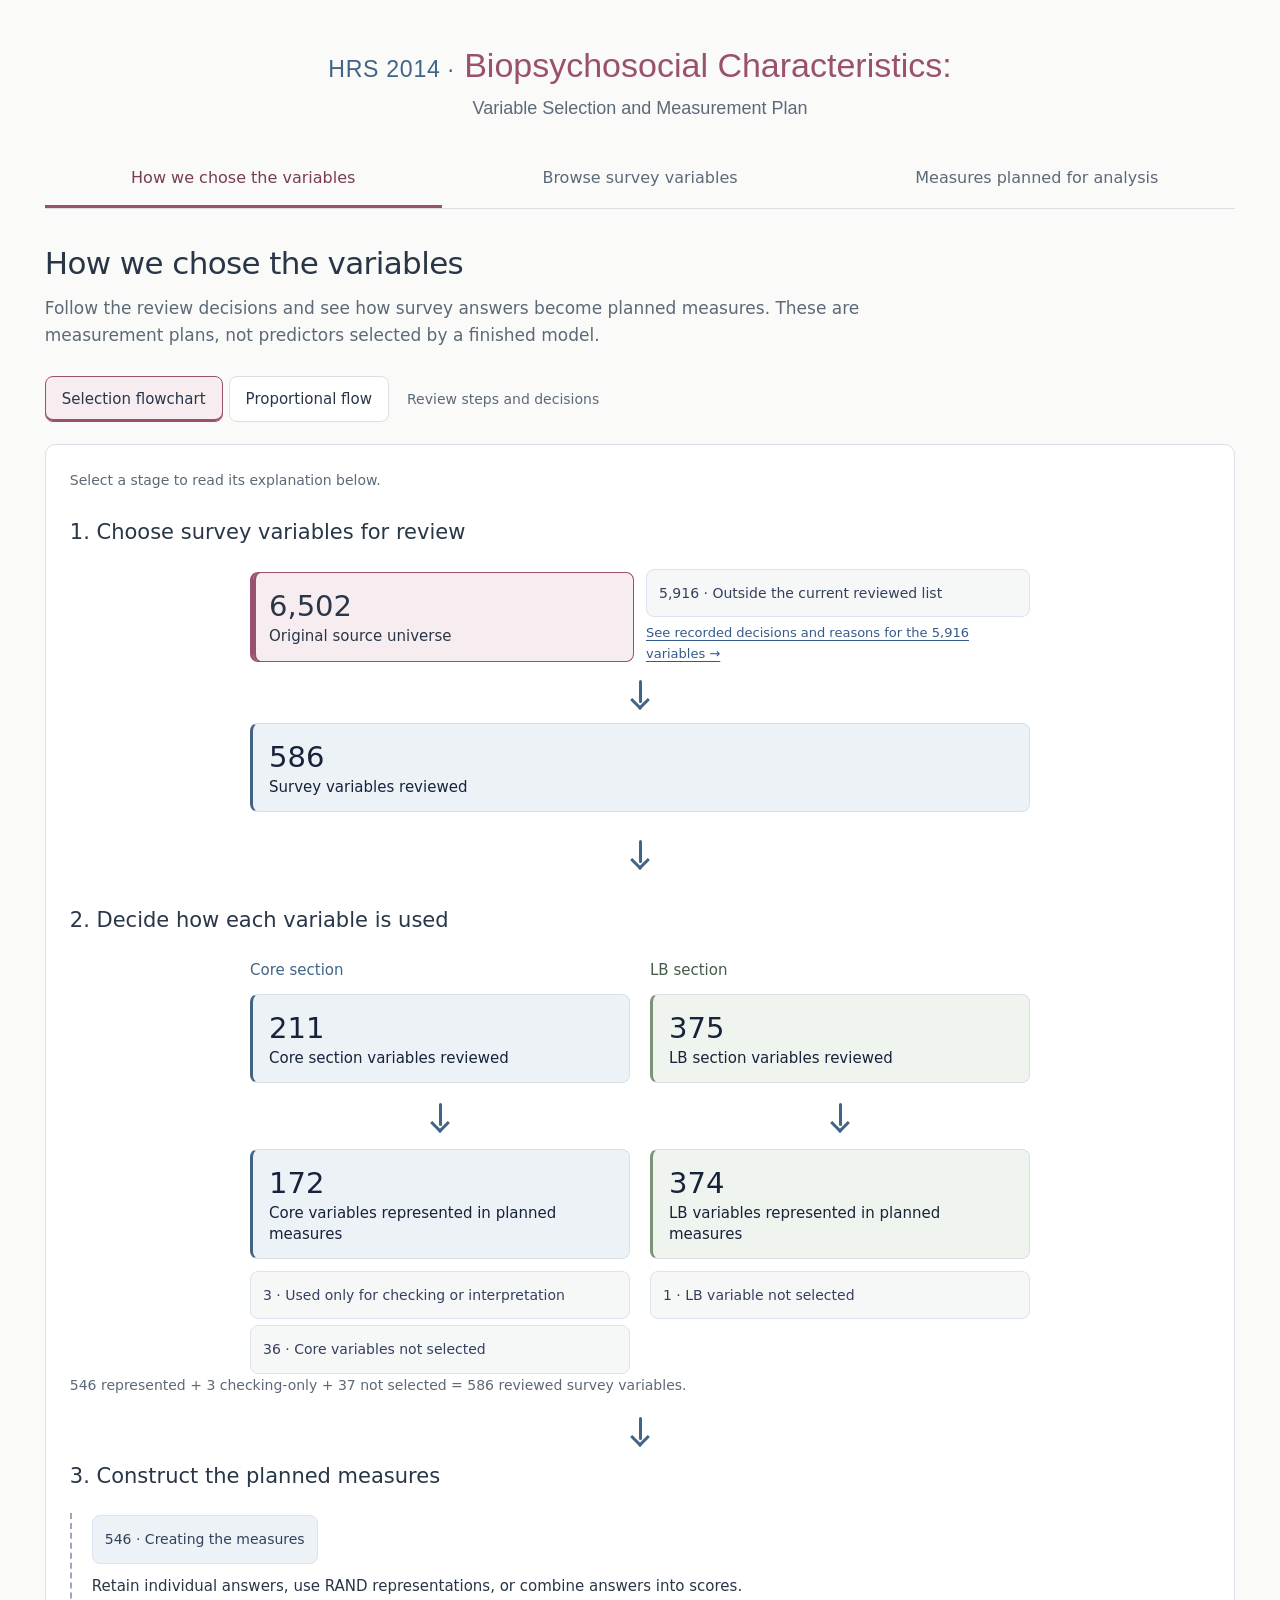
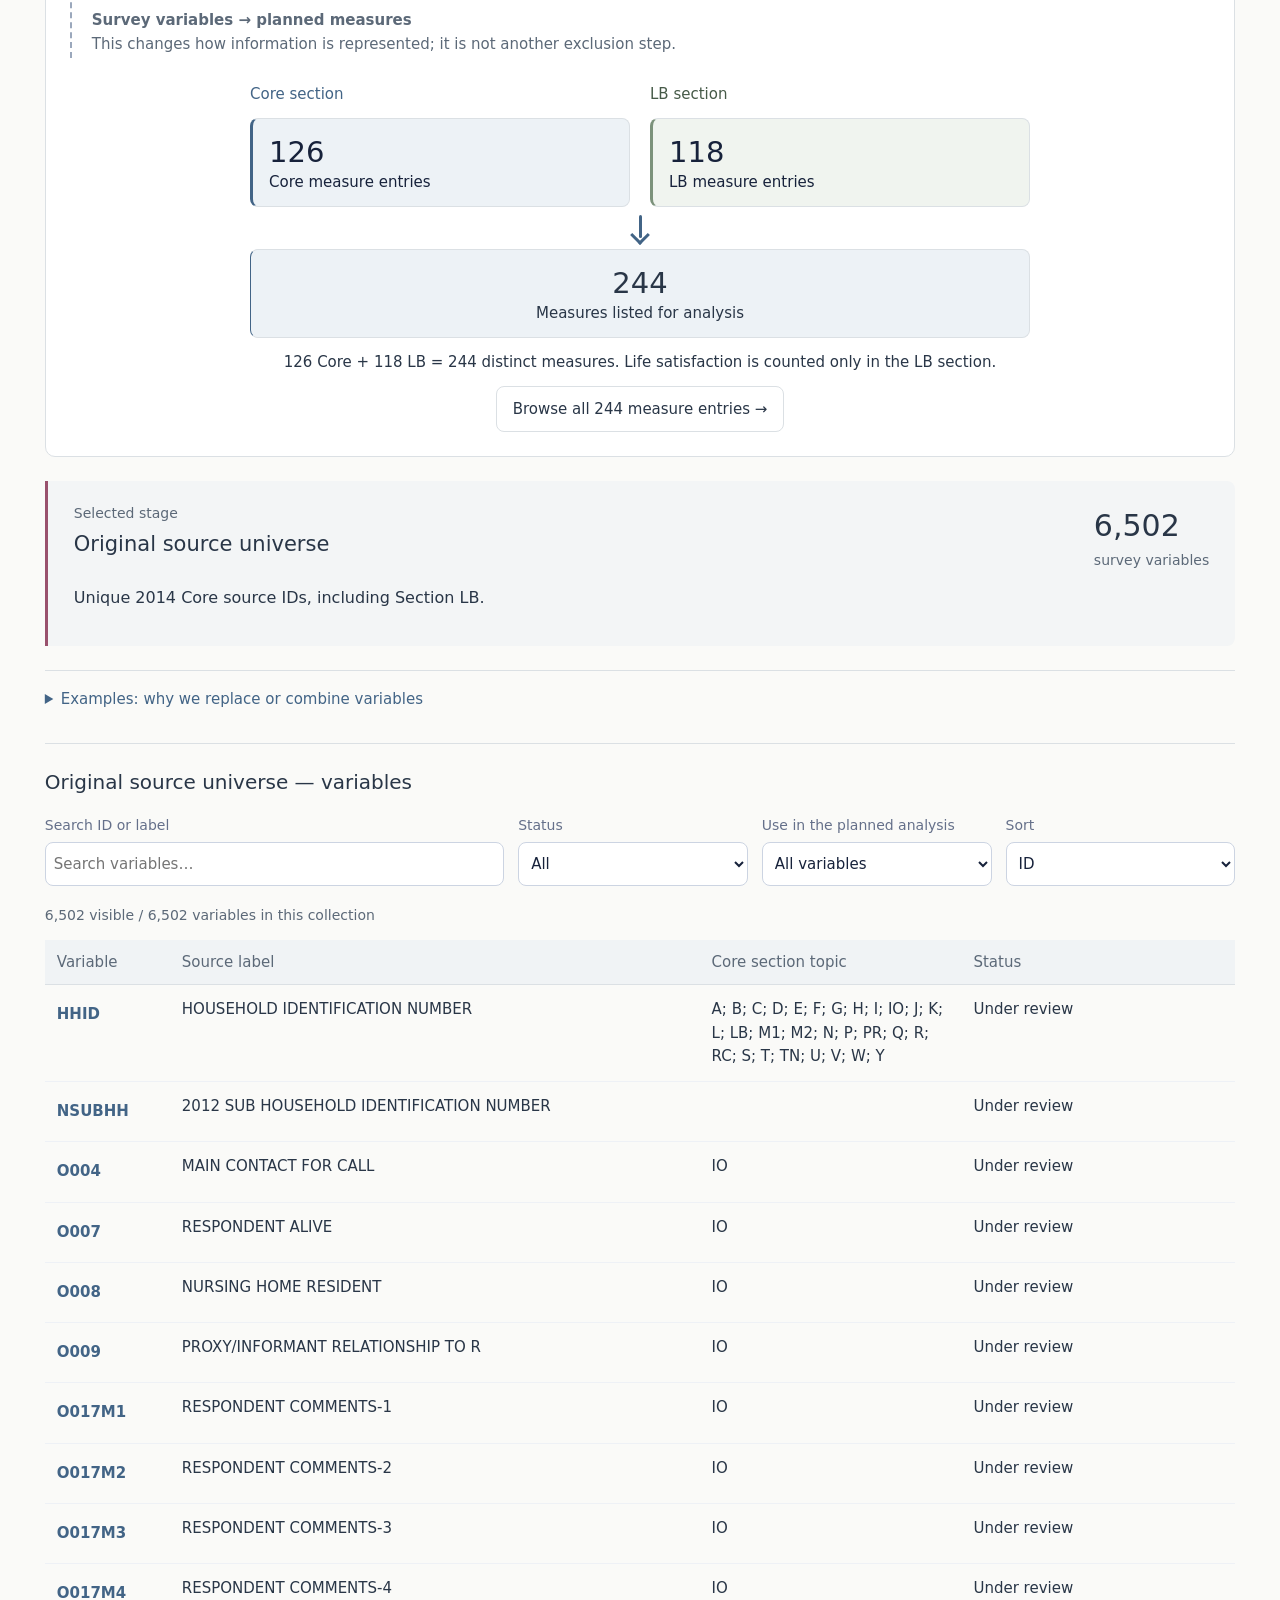
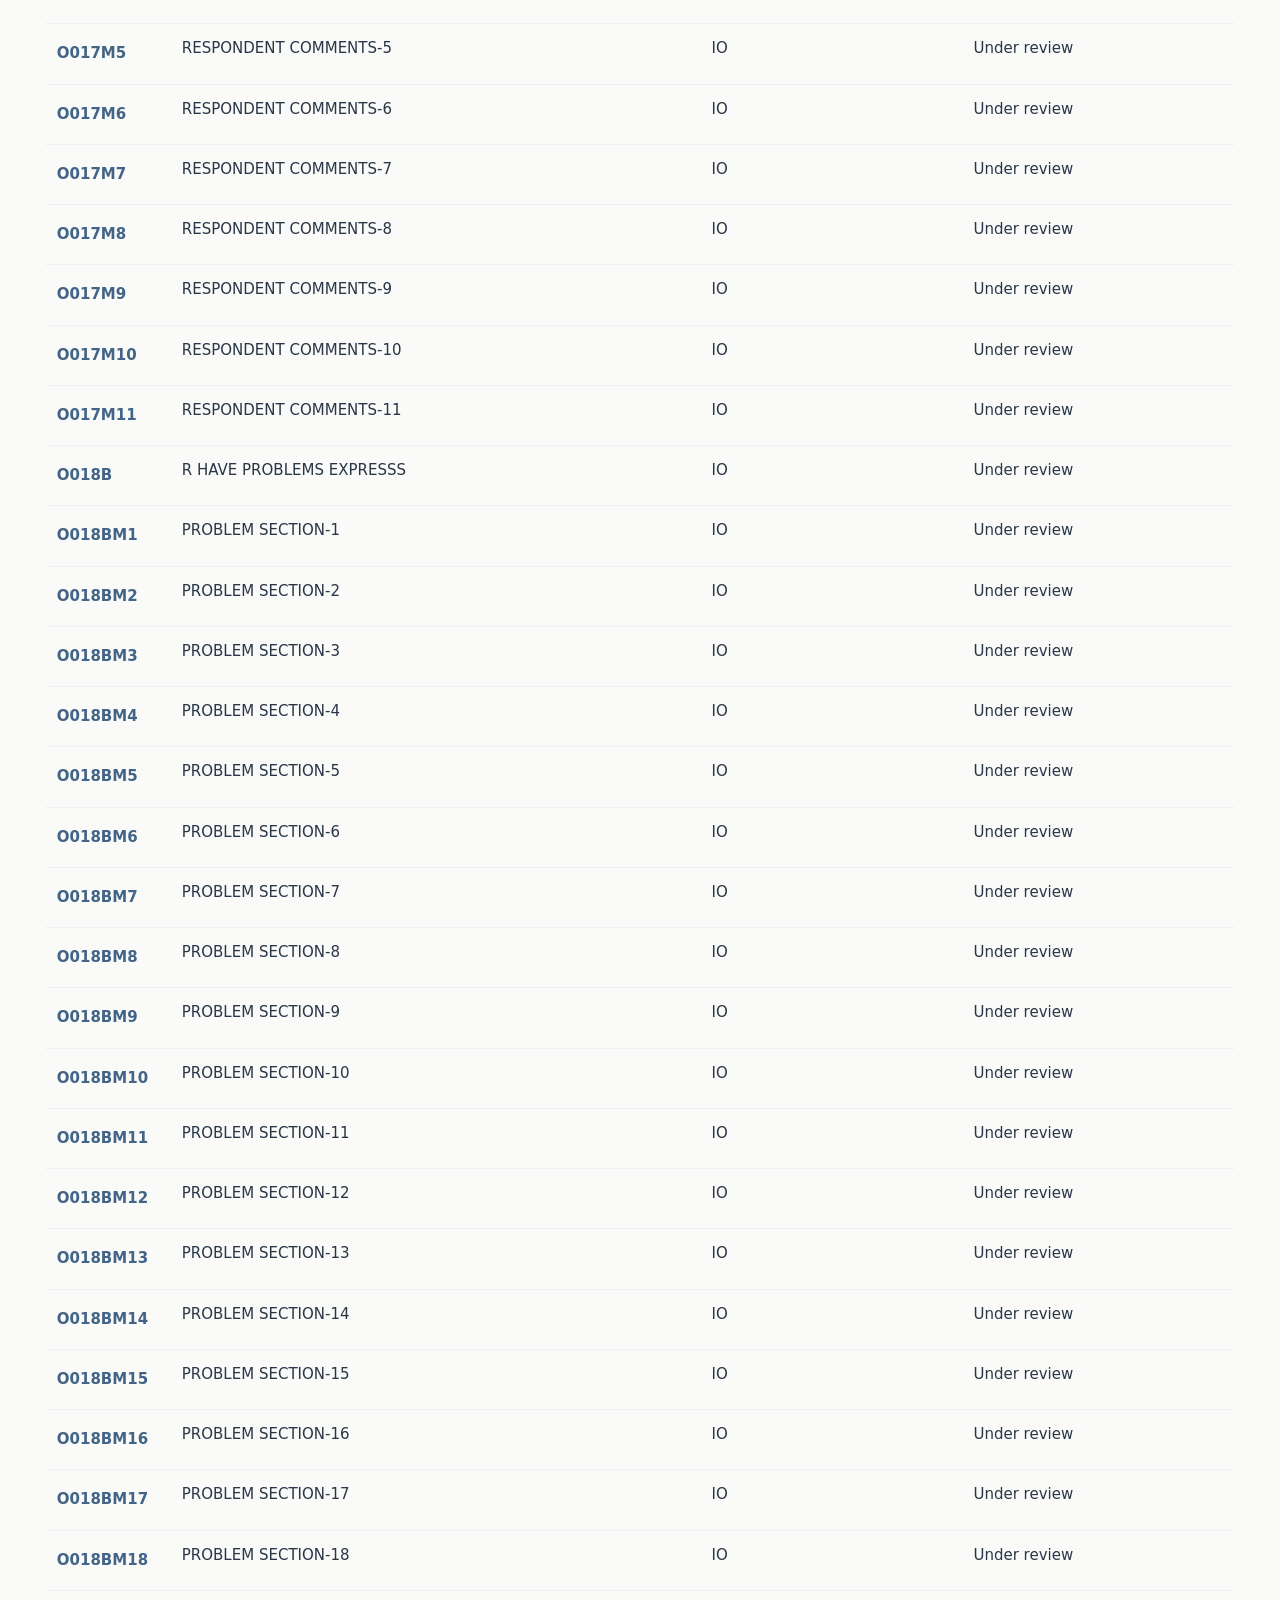
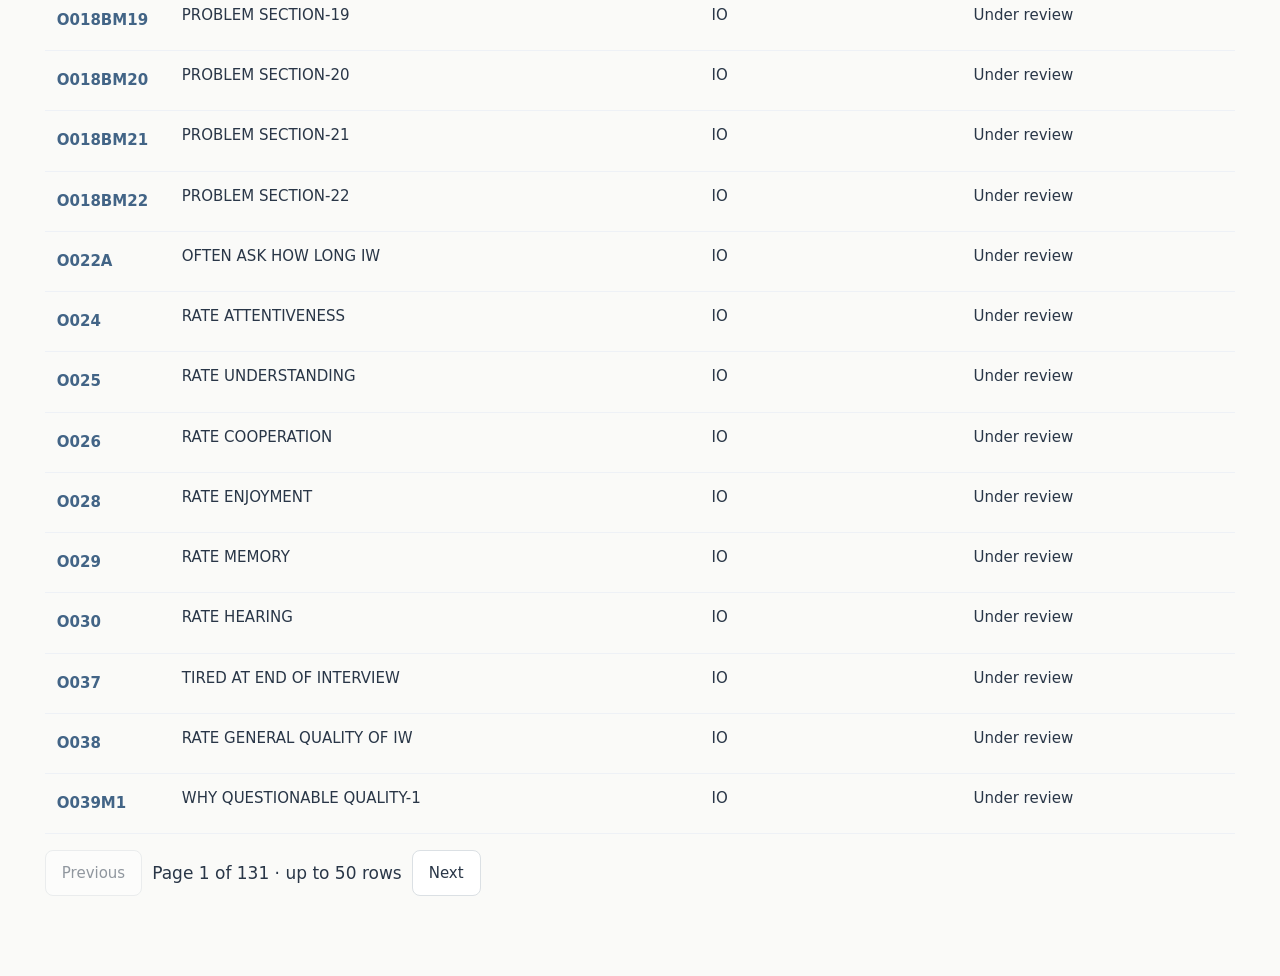
<file: index.html>
<!doctype html>
<html lang="en">
<head>
  <meta charset="utf-8">
  <meta name="viewport" content="width=device-width, initial-scale=1">
  <title>HRS 2014 · Biopsychosocial Characteristics: Variable Selection and Measurement Plan</title>
  <link rel="stylesheet" href="explorer.css">
  <style>
    :root {
      --ink: #17223b;
      --muted: #65708a;
      --line: #dce2ee;
      --paper: #f7f9fc;
      --card: #ffffff;
      --accent: #b34575;
      --accent-dark: #7c2f58;
      --blue: #355a8a;
      --blue-soft: #eaf1fb;
      --petal-a: #c3d8ff;
      --petal-b: #f0c6d9;
      --petal-c: #cfe9db;
      --petal-d: #f6dfac;
      --shadow: 0 14px 38px rgba(40, 55, 90, .09);
      color-scheme: light;
      font-family: Inter, ui-sans-serif, system-ui, -apple-system, BlinkMacSystemFont, "Segoe UI", sans-serif;
    }

    * { box-sizing: border-box; }
    body { margin: 0; color: var(--ink); background: radial-gradient(circle at 10% 0%, #fff 0, var(--paper) 42%, #f1f4fa 100%); }
    button, input, select { font: inherit; }
    button { cursor: pointer; }
    .shell { max-width: 1500px; margin: 0 auto; padding: 28px clamp(16px, 3vw, 44px) 42px; }
    .eyebrow { margin: 0 0 8px; color: var(--accent-dark); font-size: 12px; letter-spacing: .14em; text-transform: uppercase; font-weight: 800; }
    h1, h2, h3, p { margin-top: 0; }
    h1 { max-width: 820px; margin-bottom: 8px; font-size: clamp(28px, 4vw, 46px); line-height: 1.03; letter-spacing: -.035em; }
    .lede { max-width: 930px; margin-bottom: 22px; color: var(--muted); font-size: 16px; line-height: 1.55; }
    .notice { padding: 13px 16px; border: 1px solid #ebcfdd; border-radius: 14px; background: #fff8fb; color: #5e2944; font-size: 13px; line-height: 1.5; }
    .topbar { display: flex; gap: 14px; flex-wrap: wrap; align-items: center; justify-content: space-between; margin: 22px 0 16px; }
    .tabs { display: inline-flex; gap: 6px; padding: 5px; border: 1px solid var(--line); border-radius: 999px; background: rgba(255,255,255,.82); box-shadow: var(--shadow); }
    .tab { border: 0; border-radius: 999px; padding: 9px 17px; background: transparent; color: var(--muted); font-weight: 800; }
    .tab:hover, .tab:focus-visible { color: var(--ink); background: #eef2f8; outline: none; }
    .tab[aria-selected="true"] { background: var(--ink); color: #fff; }
    .audit-strip { padding: 9px 13px; border: 1px solid var(--line); border-radius: 12px; background: rgba(255,255,255,.72); color: var(--muted); font-size: 12px; }
    .grid { display: grid; grid-template-columns: minmax(440px, .92fr) minmax(540px, 1.08fr); gap: 18px; align-items: start; }
    .card { border: 1px solid rgba(220,226,238,.92); border-radius: 20px; background: rgba(255,255,255,.92); box-shadow: var(--shadow); }
    .card-head { display: flex; align-items: flex-start; justify-content: space-between; gap: 12px; padding: 20px 22px 0; }
    .card-head h2 { margin-bottom: 4px; font-size: 20px; letter-spacing: -.02em; }
    .subtle { color: var(--muted); font-size: 13px; line-height: 1.45; }
    .flower-card { overflow: hidden; }
    .flower-stage { position: relative; min-height: 560px; padding: 8px 8px 0; }
    #flower { display: block; width: 100%; height: auto; min-height: 490px; }
    .petal-visible { stroke: rgba(28, 47, 79, .35); stroke-width: 1.4; transition: fill .16s ease, stroke .16s ease, filter .16s ease; }
    .petal-group:hover .petal-visible, .petal-group:focus .petal-visible { stroke: var(--accent-dark); filter: drop-shadow(0 5px 5px rgba(124,47,88,.18)); }
    .petal-group.selected .petal-visible { fill: var(--accent); stroke: var(--accent-dark); stroke-width: 3; }
    .petal-hit { fill: transparent; stroke: transparent; cursor: pointer; }
    .petal-hit:focus { outline: none; }
    .flower-label { fill: var(--ink); font-size: 12px; font-weight: 800; pointer-events: none; }
    .flower-count { fill: var(--muted); font-size: 11px; font-weight: 700; pointer-events: none; }
    .center-button { cursor: pointer; }
    .center-button circle { fill: var(--ink); stroke: #fff; stroke-width: 8; filter: drop-shadow(0 8px 8px rgba(23,34,59,.18)); }
    .center-button text { fill: #fff; text-anchor: middle; pointer-events: none; font-weight: 800; font-size: 14px; }
    .center-button .center-total { font-size: 24px; }
    .flower-legend { display: flex; flex-wrap: wrap; gap: 8px 14px; padding: 0 22px 16px; color: var(--muted); font-size: 12px; }
    .legend-dot { display: inline-block; width: 10px; height: 10px; margin-right: 5px; border-radius: 50%; vertical-align: -1px; }
    .group-list { display: grid; grid-template-columns: repeat(2, minmax(0, 1fr)); gap: 7px; padding: 0 22px 22px; }
    .group-button { display: flex; align-items: center; justify-content: space-between; gap: 8px; min-width: 0; padding: 9px 10px; border: 1px solid var(--line); border-radius: 11px; background: #fff; color: var(--ink); text-align: left; font-size: 12px; }
    .group-button:hover, .group-button:focus-visible { border-color: var(--accent); background: #fff7fb; outline: 3px solid rgba(179,69,117,.16); }
    .group-button.selected { border-color: var(--accent); box-shadow: inset 3px 0 0 var(--accent); background: #fff7fb; }
    .group-name { overflow: hidden; text-overflow: ellipsis; white-space: nowrap; }
    .group-count { flex: 0 0 auto; color: var(--accent-dark); font-weight: 900; }
    .table-card { overflow: hidden; }
    .controls { display: grid; grid-template-columns: minmax(160px, 1.2fr) repeat(3, minmax(125px, .75fr)); gap: 9px; padding: 16px 22px 10px; }
    .control { min-width: 0; }
    .control label { display: block; margin: 0 0 5px; color: var(--muted); font-size: 11px; font-weight: 800; letter-spacing: .04em; text-transform: uppercase; }
    .control input, .control select { width: 100%; min-height: 38px; padding: 8px 10px; border: 1px solid var(--line); border-radius: 10px; background: #fff; color: var(--ink); }
    .control input:focus, .control select:focus { border-color: var(--accent); outline: 3px solid rgba(179,69,117,.14); }
    .result-meta { display: flex; justify-content: space-between; gap: 12px; padding: 0 22px 12px; color: var(--muted); font-size: 12px; }
    .table-wrap { max-height: 545px; overflow: auto; border-top: 1px solid var(--line); }
    table { width: 100%; border-collapse: collapse; font-size: 12px; }
    caption { padding: 10px 22px; color: var(--muted); text-align: left; }
    th { position: sticky; top: 0; z-index: 1; padding: 10px 12px; border-bottom: 1px solid var(--line); background: #f7f9fd; color: var(--muted); text-align: left; font-size: 11px; letter-spacing: .05em; text-transform: uppercase; }
    td { padding: 10px 12px; border-bottom: 1px solid #eef1f6; vertical-align: top; }
    tbody tr { cursor: pointer; }
    tbody tr:hover, tbody tr:focus-within { background: #fff8fb; }
    tbody tr.selected { background: #fff1f7; box-shadow: inset 3px 0 0 var(--accent); }
    .id { color: var(--blue); font-weight: 900; white-space: nowrap; }
    .var-label { min-width: 160px; color: var(--ink); font-weight: 700; line-height: 1.35; }
    .group-cell { max-width: 180px; color: var(--muted); line-height: 1.35; }
    .chip { display: inline-block; max-width: 170px; padding: 4px 7px; border-radius: 999px; background: var(--blue-soft); color: var(--blue); font-size: 10px; font-weight: 800; line-height: 1.2; }
    .empty { padding: 35px 22px; color: var(--muted); text-align: center; }
    .detail-card { margin-top: 18px; }
    .detail-inner { display: grid; grid-template-columns: minmax(190px, .72fr) minmax(0, 1.28fr); gap: 22px; padding: 18px 22px 24px; }
    .detail-title { margin-bottom: 4px; color: var(--blue); font-size: 13px; font-weight: 900; letter-spacing: .08em; text-transform: uppercase; }
    .detail-label { margin-bottom: 5px; font-size: 22px; line-height: 1.12; letter-spacing: -.02em; }
    .detail-note { color: var(--muted); font-size: 13px; line-height: 1.55; }
    .detail-grid { display: grid; grid-template-columns: repeat(2, minmax(0, 1fr)); gap: 10px 18px; }
    .detail-item { padding-bottom: 10px; border-bottom: 1px solid #edf0f5; }
    .detail-item.full { grid-column: 1 / -1; }
    .detail-key { margin-bottom: 4px; color: var(--muted); font-size: 10px; font-weight: 900; letter-spacing: .08em; text-transform: uppercase; }
    .detail-value { color: var(--ink); font-size: 13px; line-height: 1.48; overflow-wrap: anywhere; }
    code { padding: 2px 4px; border-radius: 4px; background: #f1f3f8; color: #33405e; font-size: 11px; }
    .footer { margin-top: 18px; color: var(--muted); font-size: 12px; line-height: 1.55; }
    .tooltip { position: fixed; z-index: 5; max-width: 320px; padding: 9px 11px; border: 1px solid #d1d8e7; border-radius: 9px; background: #17223b; color: #fff; box-shadow: var(--shadow); font-size: 12px; line-height: 1.4; pointer-events: none; opacity: 0; transform: translateY(5px); transition: opacity .12s ease, transform .12s ease; }
    .tooltip.show { opacity: 1; transform: translateY(0); }
    .sr-only { position: absolute; width: 1px; height: 1px; padding: 0; margin: -1px; overflow: hidden; clip: rect(0,0,0,0); white-space: nowrap; border: 0; }
    @media (max-width: 1060px) {
      .grid { grid-template-columns: 1fr; }
      .flower-stage { min-height: 0; }
      #flower { max-height: 620px; }
      .table-wrap { max-height: 470px; }
    }
    @media (max-width: 650px) {
      .shell { padding: 20px 12px 30px; }
      .card-head { padding-left: 16px; padding-right: 16px; }
      .flower-stage { padding-left: 0; padding-right: 0; }
      #flower { min-height: 390px; }
      .group-list { grid-template-columns: 1fr; padding-left: 16px; padding-right: 16px; }
      .flower-legend { padding-left: 16px; padding-right: 16px; }
      .controls { grid-template-columns: 1fr 1fr; padding-left: 16px; padding-right: 16px; }
      .controls .control:first-child { grid-column: 1 / -1; }
      .result-meta { padding-left: 16px; padding-right: 16px; }
      th, td { padding-left: 9px; padding-right: 9px; }
      .group-cell { display: none; }
      .detail-inner { grid-template-columns: 1fr; padding-left: 16px; padding-right: 16px; }
      .detail-grid { grid-template-columns: 1fr; }
      .detail-item.full { grid-column: auto; }
    }
  </style>
  <link rel="stylesheet" href="vis_b.css">
</head>
<body>
<main class="shell" id="app"></main>
<script src="variable_flower_data.js"></script>
<script src="journey_data.js"></script>
<script src="final_decision_data.js"></script>
<script src="final_view.js"></script>
<script src="explorer.js"></script>
</body>
</html>
</file>
<file: explorer.css>
[hidden]{display:none!important} button:focus-visible,a:focus-visible{outline:3px solid #b34575;outline-offset:3px}
.page-nav,.breadcrumbs,.toolbar,.pager{display:flex;gap:10px;align-items:center;flex-wrap:wrap;margin:16px 0}
.page-nav button{flex:1;text-align:left;min-width:210px}
.page-nav button span{display:block;font-weight:700}
.page-nav button small{display:block;margin-top:5px;font-size:12px;line-height:1.4;opacity:.85}
.plain-button,.page-nav button,.pager button,.toolbar button{border:1px solid #ccd4e2;background:#fff;color:#17223b;border-radius:9px;padding:10px 14px;font:inherit;cursor:pointer}
button:disabled{opacity:.5;cursor:default}.page-nav [aria-current=page],button.active{background:#17223b;color:white}
.breadcrumbs{font-size:13px;color:#65708a}.breadcrumbs button{border:0;background:none;color:#355a8a;padding:5px;cursor:pointer}
.journey-layout{display:grid;grid-template-columns:minmax(0,1.25fr) minmax(300px,.75fr);gap:20px;align-items:start}
.journey-layout.journey-proportional{grid-template-columns:minmax(0,1fr)}
.journey-proportional .evidence-panel{position:static}
.project-heading{margin:0 0 22px;padding:18px 22px;background:#edf3fb;border-radius:10px;text-align:center;font-family:"Avenir Next",Avenir,"Trebuchet MS",sans-serif}
.scientific-rationale{margin:18px 0 24px;padding:22px 24px;background:#fcfafc;border:1px solid #dccdd8;border-radius:12px;line-height:1.65}
.scientific-rationale h3{margin:0 0 12px;color:#89395f;font-size:1.25rem}
.scientific-rationale h4{margin:0 0 6px;font-size:1rem;color:#34465e}
.rationale-basis{display:flex;flex-wrap:wrap;gap:6px;margin:0 0 12px}
.rationale-basis .chip{white-space:normal;background:#f0e6ed;color:#703653}
.rationale-why{font-size:1.03rem;margin:0 0 16px;max-width:90ch}
.rationale-tradeoff{padding:14px 18px;background:#eef3f9;border-radius:8px}
.rationale-tradeoff p{margin:0}
.rationale-status{margin:14px 0}
.rationale-limits{margin:16px 0;padding:14px 18px;background:#fff5e8;border:1px solid #ead7b5;border-radius:8px}
.rationale-limits ul{padding-left:22px;margin:8px 0 0}
.rationale-limits li+li{margin-top:8px}
.rationale-publications{display:grid;grid-template-columns:repeat(auto-fit,minmax(min(100%,310px),1fr));gap:12px;margin:20px 0}
.rationale-publications>h4,.rationale-publications>.subtle{grid-column:1/-1;margin:0}
.publication-card{padding:16px 18px;background:white;border:1px solid #d7dfe9;border-radius:9px;min-width:0}
.publication-card p{margin:0 0 8px}
.publication-card p:last-child{margin-bottom:0}
.publication-citation{font-weight:650;color:#354d70}
.doi-line{font-size:.86rem;overflow-wrap:anywhere}
.rationale-sources{margin:16px 0 0;padding:12px 14px;background:white;border:1px solid #dce3eb;border-radius:8px}
.rationale-sources summary{cursor:pointer;font-weight:600;color:#355a8a}
.rationale-sources ul{padding-left:20px;max-height:330px;overflow:auto}
.rationale-sources li+li{margin-top:7px}
.measure-summary{margin:20px 0;padding:18px 22px;background:#f7f9fc;border:1px solid #dce3ed;border-radius:12px;line-height:1.65}
.measure-summary h3,.measure-item-section h3{margin:0 0 12px;color:#34465e}
.measure-item-section{margin:26px 0}
.measure-item-table{overflow-x:auto;border:1px solid #dce3ed;border-radius:10px;background:#fff}
.measure-item-table table{width:100%;table-layout:fixed;border-collapse:collapse}
.measure-item-table th,.measure-item-table td{vertical-align:top;white-space:normal;line-height:1.65;overflow-wrap:anywhere;padding:16px 14px}
.measure-item-table thead th{position:static;background:#eef3fa;font-size:11px;letter-spacing:.03em;text-transform:none}
.measure-item-table thead th:first-child{width:17%}
.measure-item-table thead th:nth-child(2){width:29%}
.measure-item-table thead th:nth-child(3){width:24%}
.measure-item-table tbody th{font-weight:400;text-align:left;background:#f9fbfe}
.measure-item-table tbody th small{display:block;margin-top:8px;font-size:11px;color:#596b85;line-height:1.5}
.measure-item-table [data-verbatim]{white-space:pre-line}
.response-values{list-style:none;margin:0;padding:0;font-size:12px}
.response-values li+li{margin-top:5px}
.measure-sources small{display:block;font-size:11px;color:#687890;margin:4px 0 10px;line-height:1.5}
.measure-formula{font-weight:500}
@media(max-width:800px){
 .measure-item-table table,.measure-item-table tbody,.measure-item-table tr,.measure-item-table th,.measure-item-table td{display:block;width:auto!important}
 .measure-item-table thead{display:none}
 .measure-item-table tr{padding:12px;border-bottom:2px solid #dce3ed}
 .measure-item-table th,.measure-item-table td{border:0;padding:10px 8px}
 .measure-item-table [data-label]::before{content:attr(data-label);display:block;font-size:11px;font-weight:700;color:#355a8a;margin-bottom:7px}
}
.measure-rationale-links{margin:20px 0;padding:16px 20px;background:#f7f8fb;border:1px solid #dce3ed;border-radius:9px}
.measure-rationale-links h3{margin-top:0}
.measure-rationale-links article+article{margin-top:14px;padding-top:14px;border-top:1px solid #dce3ed}
.measure-rationale-links article p{margin:6px 0 0;line-height:1.6}
.journey-rationales{margin:20px 0;padding:20px;background:#fcfafc;border:1px solid #dccdd8;border-radius:10px}
.journey-rationales h3{margin:0 0 8px;color:#89395f}
.rationale-example-grid{display:grid;grid-template-columns:repeat(auto-fit,minmax(min(100%,240px),1fr));gap:12px;margin:14px 0}
.rationale-example-grid article{padding:16px;background:white;border:1px solid #dce3ed;border-radius:8px}
.rationale-example-grid h4{margin:0 0 8px;color:#355a8a}
.rationale-example-grid p{line-height:1.55}
.project-heading .project-title{margin:0;font-size:clamp(22px,2.4vw,30px);font-weight:500;line-height:1.4;color:#9b3e68;letter-spacing:0}
.project-prefix{font-size:.68em;letter-spacing:.03em;color:#355a8a;white-space:nowrap}
.project-subtitle{display:block;margin-top:8px;font-size:clamp(15px,1.5vw,18px);font-weight:400;line-height:1.5;letter-spacing:0;color:#536079}
.journey-graphic .connector{display:flex;flex-direction:column;align-items:center;justify-content:center;min-height:54px;margin:6px 0;font-size:0}
.journey-graphic .connector::before{content:"";display:block;width:4px;height:29px;border-radius:2px;background:#355a8a}
.journey-graphic .connector::after{content:"";display:block;width:14px;height:14px;margin-top:-13px;border-right:4px solid #355a8a;border-bottom:4px solid #355a8a;transform:rotate(45deg)}
.journey-count-arrow{font-size:30px;font-weight:800;fill:#355a8a}
.journey-step{margin:26px 0 14px;font-size:18px!important;line-height:1.4}
.journey-reasons-link{display:inline-block;color:#355a8a;font-size:13px;font-weight:700;line-height:1.6;text-underline-offset:3px}
.measure-transition{margin:12px 0;padding:18px;border:1px dashed #9ba8bc;border-radius:8px;background:#f7f9fc}
.measure-transition p,.journey-endpoint p{font-size:14px;line-height:1.6}
.journey-example{font-size:13px!important;color:#536079}
.journey-endpoint{margin-top:12px;padding:18px;border:1px solid #c6d5ea;border-radius:10px;background:#edf3fb}
.journey-endpoint .stage-button{background:#355a8a;color:white}
.journey-sankey{display:block;width:100%;min-width:1400px}
.journey-proportional .sankey-scroll{overflow-x:auto}
.journey-ribbon{fill-opacity:.32;cursor:pointer}
.journey-ribbon.on-path{fill-opacity:.7;stroke:#536079;stroke-width:.6}
.journey-ribbon:hover,.journey-ribbon:focus{fill-opacity:.85}
.journey-sankey-card,.journey-transition-card{cursor:pointer}
.journey-sankey-card rect{fill:#fff;stroke:#ccd4e2;stroke-width:1.2}
.journey-sankey-card.selected rect,.journey-sankey-card:focus-visible rect{stroke:#7c2f58;stroke-width:3}
.journey-sankey-card:hover rect{fill:#edf3fb}
.journey-sankey-count{font-size:23px;font-weight:800;fill:#17223b}
.journey-sankey-label{font-size:13px;fill:#33405e}
.journey-transition-card rect{fill:#f7f9fc;stroke:#9ba8bc;stroke-dasharray:5 4}
.journey-transition-card:focus-visible rect,.journey-transition-card:hover rect{stroke:#7c2f58;stroke-width:2}
.journey-transition-card .sankey-head{font-size:13px}
.journey-construction-link{fill:none;stroke:#65708a;stroke-width:1.5;stroke-dasharray:5 4;pointer-events:none}
.journey-links{display:flex;gap:16px;align-items:center;flex-wrap:wrap;margin-top:18px}
.evidence-count{font-size:30px!important}
.outside-reasons{scroll-margin-top:20px}
.outside-reasons p{line-height:1.6}
.outside-reasons table th:nth-child(3),.outside-reasons table td:nth-child(3){width:21%;display:table-cell!important}
.outside-reasons table th:nth-child(4){width:43%}
.outside-reasons small{color:#65708a}
.journey-measure-list .control{display:block;max-width:600px}
.journey-measure-list input{display:block;width:100%;padding:10px;margin-top:6px;border:1px solid #ccd4e2;border-radius:7px;font:inherit}
.journey-measure-list td,.journey-measure-list th{line-height:1.5}
.reason-table-scroll{overflow-x:auto}
.journey-graphic,.evidence-panel,.inventory{padding:22px;border:1px solid #dce2ee;border-radius:16px;background:white;min-width:0}
.journey-graphic h2,.evidence-panel h2{font-size:21px}.milestones{display:grid;grid-template-columns:1fr;gap:8px}.stage-row{display:grid;grid-template-columns:minmax(180px,1fr) 1fr;gap:12px;align-items:center}.stage-row+.stage-row{border-top:1px solid #dce2ee;padding-top:12px}
.stage-button{display:block;width:100%;text-align:left;background:#edf3fb;border:1px solid #c6d5ea;border-left:4px solid #355a8a;border-radius:8px;padding:12px;color:#17223b;cursor:pointer;line-height:1.35}
.stage-button strong{font-size:24px;display:block;font-variant-numeric:tabular-nums}.stage-button.selected{outline:3px solid #b34575;outline-offset:1px}.side-list{display:grid;gap:6px}.branch-button{display:block;text-align:left;width:100%;border:1px solid #dce2ee;border-radius:7px;padding:9px;background:#f7f8fa;font-size:12px;color:#33405e;cursor:pointer}
.branch-button.unresolved{border-style:dashed;background:#fff7e8}.lane-grid{display:grid;grid-template-columns:1fr 1fr;gap:16px;margin-top:20px}.lane{display:grid;gap:10px;align-content:start}.lane h3{font-size:15px;margin:0}.connector{text-align:center;color:#65708a;margin:0;font-size:17px}.retained{background:#eef5ec;border-color:#b7cbb1}.evidence-panel{position:sticky;top:12px}.evidence-panel p{line-height:1.55;font-size:14px}.source-link{font-size:12px;overflow-wrap:anywhere;color:#355a8a}.sources{margin-top:12px}.evidence-panel h3{font-size:14px;margin-top:18px}.summary-line{font-size:13px;color:#65708a}.warning{background:#fff7e8;padding:12px;border-left:3px solid #b98527;font-size:13px;line-height:1.5}
.inventory{margin-top:20px}.filter-grid{display:grid;grid-template-columns:2fr 1fr 1fr 1fr;gap:12px}.filter-grid label{font-size:12px;color:#65708a}.filter-grid input,.filter-grid select{display:block;width:100%;min-height:40px;padding:8px;margin-top:5px;border:1px solid #ccd4e2;border-radius:7px;background:white;color:#17223b}.inventory table{table-layout:fixed}.inventory th:nth-child(1){width:125px}.inventory th:nth-child(3){width:22%}.inventory th:nth-child(4){width:23%}.inventory td{overflow-wrap:anywhere}.variable-button{border:0;background:none;color:#355a8a;font-weight:800;text-align:left;cursor:pointer;padding:5px 0}.detail-wrap{border-top:3px solid #b34575;padding:22px 0;margin-top:20px}.detail-wrap h2{font-size:24px}.audit-history{display:grid;gap:9px;padding-left:22px}.audit-history li{font-size:13px;line-height:1.5;margin-bottom:8px}.codebook-excerpt{white-space:pre-wrap;font-size:12px;line-height:1.55;max-height:340px;overflow:auto;background:#f4f6fa;padding:12px}.flower-layout{display:grid;grid-template-columns:1fr 1fr;gap:24px}.flower-svg{width:100%;max-width:560px;display:block;margin:auto}.flower-groups{display:grid;gap:7px;align-content:start}.group-button .group-name{white-space:normal;overflow:visible}.flower-groups .group-button{font-size:13px}.petal text{pointer-events:none}.petal{cursor:pointer}.petal:focus-visible path,.petal.selected path{stroke:#7c2f58;stroke-width:3;stroke-dasharray:5 2}.sankey-svg{width:100%;display:block}.mode-note{font-size:12px;color:#65708a}.reason-counts{font-size:12px;line-height:1.55}.detail-grid .detail-value a{overflow-wrap:anywhere}.empty-detail{color:#65708a}.backline{display:flex;align-items:center;gap:12px}.collection-tabs{display:flex;gap:8px;margin-bottom:15px}.collection-tabs button{padding:10px 16px;border-radius:30px;border:1px solid #ccd4e2;cursor:pointer}.view-heading{margin-top:20px}
@media(max-width:1000px){.journey-layout{grid-template-columns:1fr}.evidence-panel{position:static}.filter-grid{grid-template-columns:1fr 1fr}.flower-layout{grid-template-columns:1fr}.flower-groups{grid-template-columns:1fr 1fr}}
@media(max-width:600px){.journey-graphic,.evidence-panel,.inventory{padding:14px}.stage-row{grid-template-columns:1fr}.lane-grid,.flower-groups{grid-template-columns:1fr}.filter-grid{grid-template-columns:1fr}.inventory th:nth-child(3),.inventory td:nth-child(3){display:none}.inventory th:nth-child(1){width:100px}.inventory th:nth-child(4){width:30%}.inventory th,.inventory td{font-size:11px;padding:8px 5px}.stage-button{min-height:48px}.sankey-svg{min-width:540px}.sankey-scroll{overflow-x:auto}.detail-grid{grid-template-columns:1fr}.page-nav button{flex:1}.source-link{font-size:11px}}
@media(max-width:600px){.outside-reasons table{min-width:780px}.journey-measure-list table th:nth-child(3),.journey-measure-list table td:nth-child(3){display:table-cell}.journey-measure-list table{min-width:740px}.journey-measure-list{overflow-x:auto}.journey-step{font-size:16px!important}.journey-sankey{min-width:1400px}}

/* Final-decision inventories extend the current explorer in place. */
.final-counts{display:grid;grid-template-columns:repeat(3,minmax(0,1fr));gap:12px;margin:18px 0 10px}
.final-count-card{display:grid;gap:4px;text-align:left;padding:16px 18px;border:1px solid #dce2ee;border-radius:15px;background:#fff;color:#17223b;box-shadow:0 8px 22px rgba(40,55,90,.06)}
.final-count-card strong{font-size:30px;line-height:1.05;font-variant-numeric:tabular-nums}.final-count-card span{font-weight:800}.final-count-card small{color:#65708a}
.final-count-card:hover,.final-count-card:focus-visible{border-color:#b34575;outline:3px solid rgba(179,69,117,.12)}
.additional-note{padding:10px 13px;border-left:3px solid #b98527;background:#fff9ed;color:#5e4b26;font-size:13px;line-height:1.5}
.final-step-tabs{display:flex;gap:8px;flex-wrap:wrap;margin:18px 0}.final-step-tabs button{padding:10px 15px;border:1px solid #ccd4e2;border-radius:999px;background:#fff;color:#17223b;font-weight:800}.final-step-tabs button.active{background:#17223b;color:#fff}
.source-flow-card,.dependency-card{margin:14px 0 20px;padding:18px 20px;border:1px solid #dce2ee;border-radius:16px;background:#fff;min-width:0}
.final-sankey{width:100%;min-width:760px;display:block}.sankey-head{font-size:14px;font-weight:800;fill:#17223b}.sankey-sub{font-size:10px;fill:#65708a}.sankey-label{font-size:11px;fill:#17223b}.mode-note{font-size:12px;color:#65708a;line-height:1.5}
.final-flower-layout{margin-top:10px}.final-list-head{display:flex;justify-content:space-between;align-items:start;gap:12px}.final-list-head h2{margin:0 0 3px}.final-filters{display:grid;grid-template-columns:minmax(190px,2fr) repeat(2,minmax(135px,1fr));gap:10px;padding:10px 0 14px}.final-filters label{font-size:12px;font-weight:700;color:#65708a}.final-filters input,.final-filters select{display:block;width:100%;min-height:39px;padding:7px 9px;margin-top:5px;border:1px solid #ccd4e2;border-radius:8px;background:#fff;color:#17223b}.final-filters [data-final-reset]{align-self:end;min-height:39px}
.final-inventory table{table-layout:auto}.final-inventory th:first-child{width:125px}.final-inventory th:last-child{width:170px}.final-inventory td{overflow-wrap:anywhere}.final-detail{margin-top:18px}.final-detail .detail-grid{margin:14px 0}.final-detail .detail-item{min-width:0}.decision-source-link{font-size:12px;color:#355a8a}.source-records{display:flex;gap:8px;flex-wrap:wrap;margin-top:16px}.shared-chip{background:#fae9c8;color:#71500b}.final-detail .warning{margin:14px 0}.construction-details{margin:14px 0;padding:12px;border:1px solid #e5e9f1;border-radius:9px;background:#fafbfe}.construction-details summary{font-weight:800;cursor:pointer}.construction-details p{font-size:13px;line-height:1.55;margin:10px 0 0;white-space:pre-wrap}
.collapsed-map{display:grid;grid-template-columns:1fr 70px 1fr;align-items:center;gap:10px;padding:16px 0}.map-column{display:grid;gap:8px}.map-column h3{margin:0;font-size:14px}.map-column button{display:flex;align-items:center;gap:12px;text-align:left;padding:12px;border:1px solid #dce2ee;border-radius:9px;background:#f8f9fc;color:#17223b}.map-column button strong{font-size:22px;font-variant-numeric:tabular-nums}.map-column button span{font-size:13px}.map-arrow{text-align:center;font-size:32px;color:#65708a}.edge-legend{display:flex;flex-wrap:wrap;gap:8px 18px;padding:12px 0 0;color:#536079;font-size:12px}.edge-legend span{display:flex;align-items:center;gap:7px}.edge-legend i{display:inline-block;width:28px;border-top:2px solid #355a8a}.edge-legend .edge-dash{border-top-style:dashed;border-color:#9aa5b6}.edge-legend .edge-dot{border-top-style:dotted;border-color:#b34575}
.map-scroll{max-height:680px;overflow:auto}.dependency-svg{display:block;width:100%;min-width:720px}.map-column-title{font-size:12px;font-weight:900;fill:#65708a;letter-spacing:.08em}.map-node-label,.map-feature-label{font-size:12px;font-weight:800;fill:#17223b}.map-node-sub{font-size:10px;fill:#65708a}.dependency-edge{fill:none;stroke-width:1.6}.solid-edge{stroke:#355a8a}.support-edge{stroke:#9aa5b6;stroke-dasharray:6 4}.related-edge{stroke:#b34575;stroke-dasharray:2 5}
.source-group-breakdown{margin:14px 0 20px;padding:18px 20px;border:1px solid #dce2ee;border-radius:16px;background:#fff;min-width:0}.source-group-breakdown h2{margin:0 0 4px;font-size:19px}.branch-shortcuts,.additional-branches{display:flex;gap:8px;flex-wrap:wrap;margin:10px 0}.branch-count{min-width:52px;padding:4px 8px;border:1px solid #ccd4e2;border-radius:7px;background:#f8f9fc;color:#355a8a;font:inherit;font-weight:800;cursor:pointer}.source-group-breakdown th,.source-group-breakdown td{padding:8px 10px;border-bottom:1px solid #edf0f5;text-align:left;font-variant-numeric:tabular-nums}.source-group-breakdown th:first-child{width:45%;font-weight:700}.source-group-breakdown .group-flow-bar{display:block;width:100px;height:10px;border-radius:99px;background:#e8ebf1;overflow:hidden}.group-flow-bar i{display:block;height:100%;background:#6e91bf}.additional-branches{align-items:center;color:#536079;font-size:13px}.additional-branches strong{margin-right:5px}.additional-branches .branch-button{width:auto}.sankey-mobile-note{display:none}
@media(max-width:850px){.final-counts{grid-template-columns:1fr}.final-filters{grid-template-columns:1fr 1fr}.final-filters label:first-child{grid-column:1/-1}.collapsed-map{grid-template-columns:1fr 38px 1fr}.map-column button{align-items:flex-start;flex-direction:column;gap:3px}}
@media(max-width:600px){.final-count-card{padding:12px 14px}.final-step-tabs{display:grid;grid-template-columns:1fr}.final-step-tabs button{width:100%}.source-flow-card,.dependency-card,.source-group-breakdown{padding:14px}.source-flow-card .sankey-scroll{display:none}.sankey-mobile-note{display:block}.source-group-breakdown th:first-child{width:auto}.source-group-breakdown .group-flow-bar{display:none}.final-filters{grid-template-columns:1fr}.final-filters label:first-child{grid-column:auto}.collapsed-map{grid-template-columns:1fr}.map-arrow{transform:rotate(90deg)}.final-inventory th:last-child{width:115px}.final-inventory th:nth-child(3),.final-inventory td:nth-child(3){display:table-cell}.final-flower-layout .flower-groups{grid-template-columns:1fr}}
</file>
<file: vis_b.css>
/* vis_b_apple: Apple system typography; vis_b layout and research content unchanged. */
:root {
  --ink:#293647; --muted:#5c6978; --line:#dbe0e4;
  --paper:#fafaf8; --card:#fff; --accent:#99516d; --accent-dark:#773d54;
  --blue:#426486; --blue-soft:#edf2f6;
  --selected:#f7edf1; --selection-edge:#99516d; --hover:#f1f3f4; --shadow:none;
  --lb-soft:#f0f4ef; --lb-accent:#7c927b; --lb-ink:#465a48;
  --body-font:-apple-system, BlinkMacSystemFont, "SF Pro Text", system-ui, "Segoe UI", sans-serif;
  --code-font:ui-monospace, "SFMono-Regular", "SF Mono", Menlo, Consolas, monospace;
  font-family:var(--body-font);
  font-size:16px;
}
body { background:var(--paper); color:var(--ink); line-height:1.6; }
code,pre,.id,.map-node-label { font-family:var(--code-font); }
.shell { max-width:1440px; padding:32px clamp(18px,3.5vw,48px) 64px; }
button,input,select { font-family:inherit; }
button,a { -webkit-tap-highlight-color:transparent; }
h1 { font-size:clamp(25px,2.4vw,29px); font-weight:500; line-height:1.3; letter-spacing:-.02em; max-width:none; margin-bottom:12px; }
h2 { font-size:21px; font-weight:500; line-height:1.4; }
h3 { font-size:18px; font-weight:500; }
h4 { font-weight:600; }
p { line-height:1.65; }
.lede { font-size:16px; max-width:76ch; margin-bottom:28px; }
.subtle,.mode-note,.summary-line { font-size:13px; line-height:1.6; color:var(--muted); }
.eyebrow,.detail-key,.control label,th { text-transform:none; letter-spacing:0; font-size:13px; font-weight:600; }
.project-heading { background:none; border-radius:0; padding:10px 0 28px; margin:0; }
.project-heading .project-title { font-size:clamp(25px,2.5vw,32px); font-weight:400; color:var(--accent); }
.project-prefix { color:var(--blue); }
.project-subtitle { color:var(--muted); margin-top:5px; font-size:17px; }
.page-nav { gap:0; padding:0; margin:0 0 34px; border-bottom:1px solid var(--line); }
.page-nav button { min-width:0; border:0; border-bottom:3px solid transparent; border-radius:0; background:none; padding:15px 18px; color:var(--muted); text-align:center; }
.page-nav button span { font-weight:500; font-size:15px; }
.page-nav [aria-current=page] { background:none; color:var(--accent-dark); border-bottom-color:var(--accent); }
.page-nav button:hover { background:var(--hover); color:var(--ink); }
.breadcrumbs { margin:0 0 24px; font-size:13px; }
.view-heading { margin-top:0; }
.toolbar,.collection-tabs,.final-step-tabs { gap:6px; }
.plain-button,.toolbar button,.collection-tabs button,.pager button,.final-step-tabs button {
  border-radius:8px; background:#fff; color:var(--ink); border:1px solid var(--line);
  box-shadow:none; padding:10px 16px; font-size:14px; font-weight:500; min-height:44px;
}
.toolbar button:hover,.collection-tabs button:hover,.plain-button:hover,.pager button:not(:disabled):hover,.final-step-tabs button:hover { background:var(--hover); }
button.active,.collection-tabs button.active,.final-step-tabs button.active {
  background:var(--selected); color:var(--ink); border-color:var(--selection-edge);
  box-shadow:inset 0 -2px 0 var(--selection-edge);
}
button:focus-visible,a:focus-visible,summary:focus-visible,[tabindex]:focus-visible {
  outline:3px solid var(--blue); outline-offset:4px;
}
.flow-mode-tabs { margin:0 0 22px; }
.flow-mode-tabs .subtle { margin-left:12px; }
.journey-layout,.journey-layout.journey-proportional { display:grid; grid-template-columns:minmax(0,1fr); gap:24px; }
.journey-graphic { background:#fff; padding:24px; border:1px solid var(--line); border-radius:10px; }
.flow-review { display:grid; grid-template-columns:1fr; gap:20px; }
.flow-step { min-width:0; }
.flow-step .milestones,.flow-step>.lane-grid { max-width:780px; margin-left:auto; margin-right:auto; }
.journey-step { margin:12px 0 22px; font-size:19px!important; font-weight:500; }
.flow-construction { border-top:0; margin-top:0; padding-top:0; }
.flow-construction>.lane-grid { max-width:780px; margin:24px auto 0; }
.lane-grid { gap:20px; margin-top:0; }
.lane { gap:12px; }
.core-lane h3 { color:var(--blue); }
.lb-lane h3 { color:var(--lb-ink); }
.stage-button { background:var(--blue-soft); border:1px solid var(--line); border-left:3px solid var(--blue); border-radius:8px; padding:14px 16px; font-size:14px; min-height:76px; }
.stage-button strong { font-size:27px; font-weight:500; }
.lb-lane .stage-button { background:var(--lb-soft); border-left-color:var(--lb-accent); }
.stage-button.retained { background:var(--blue-soft); border-color:var(--line); border-left-color:var(--blue); }
.lb-lane .stage-button.retained { background:var(--lb-soft); border-left-color:var(--lb-accent); }
.branch-button { border-radius:8px; background:#f6f7f7; padding:12px; font-size:13px; min-height:44px; }
.branch-button.unresolved { background:#f6f7f7; border-style:solid; }
.stage-button:hover,.branch-button:hover,.group-button:hover { background:var(--hover); }
.stage-button.selected,.lb-lane .stage-button.selected,.lb-lane .stage-button.retained.selected,
.branch-button.selected,.group-button.selected {
  outline:none; background:var(--selected); color:var(--ink);
  border-color:var(--selection-edge); box-shadow:inset 3px 0 0 var(--selection-edge);
}
.stage-button.selected::after,.branch-button.selected::after { content:none; }
.journey-graphic .connector { min-height:38px; margin:2px 0; }
.journey-graphic .connector::before { height:23px; width:3px; background:var(--blue); }
.journey-graphic .connector::after { width:11px; height:11px; margin-top:-10px; border-width:3px; border-color:var(--blue); }
.measure-transition { background:none; border:0; border-left:2px dashed #9ba8bc; border-radius:0; padding:2px 0 2px 20px; }
.measure-transition .branch-button { display:inline-block; width:auto; background:var(--blue-soft); }
.measure-transition p { margin:10px 0 0; font-size:14px; }
.count-boundary { color:var(--muted); }
.journey-endpoint { border:0; background:none; margin:0 auto; padding:0; max-width:780px; text-align:center; }
.journey-endpoint .stage-button { background:var(--blue-soft); color:var(--ink); text-align:center; border-left-width:1px; }
.journey-endpoint .stage-button.selected { background:var(--selected); color:var(--ink); }
.journey-endpoint p { font-size:14px; margin:12px 0; }
.evidence-panel,.journey-proportional .evidence-panel { position:static; background:#f3f5f6; padding:22px 26px; border:0; border-left:3px solid var(--accent); border-radius:0 8px 8px 0; }
.stage-explanation-title { display:flex; align-items:start; justify-content:space-between; gap:24px; }
.stage-explanation-title h2 { margin:0; }
.stage-explanation-title .eyebrow { color:var(--muted); font-weight:500; margin-bottom:5px; }
.evidence-count { margin:0; font-weight:500; white-space:nowrap; font-variant-numeric:tabular-nums; }
.evidence-count span { display:block; font-size:13px; font-weight:400; color:var(--muted); }
.evidence-panel>p { max-width:90ch; font-size:15px; margin:14px 0; }
.stage-actions { display:flex; flex-wrap:wrap; gap:10px; }
.journey-sankey { min-width:1360px; }
.journey-ribbon { fill-opacity:.24; }
.journey-ribbon.on-path { fill-opacity:.6; stroke:none; }
.journey-ribbon:hover { fill-opacity:.75; }
.journey-ribbon:focus-visible { stroke:var(--blue); stroke-width:2; }
.journey-sankey-card rect { fill:#fff; stroke:var(--line); }
.journey-sankey-card.lb-node:not(.selected) rect { fill:var(--lb-soft); }
.journey-sankey-card.lb-node .journey-sankey-label { fill:var(--lb-ink); }
.journey-sankey-card.selected rect,.journey-transition-card.selected rect { fill:var(--selected); stroke:var(--selection-edge); stroke-width:2; }
.journey-sankey-card:hover rect { fill:var(--hover); }
.journey-sankey-card:focus-visible rect,.journey-transition-card:focus-visible rect { stroke:var(--blue); stroke-width:3; }
.journey-sankey-count { font-weight:500; }
.journey-sankey-label { fill:var(--ink); }
.sankey-head { font-weight:500; }
.journey-transition-card rect { fill:#f4f5f6; stroke:#b8c1ca; }
.journey-links { gap:18px; }
.journey-reasons-link { font-weight:500; }
.rationale-overview,.topic-count-details { margin:24px 0; border-top:1px solid var(--line); padding-top:16px; }
summary { color:var(--blue); cursor:pointer; font-size:14px; font-weight:500; }
.journey-rationales { border:0; background:none; padding:18px 0 0; margin:0; }
.rationale-example-grid article { background:none; border:0; border-left:1px solid var(--line); border-radius:0; padding:8px 18px; }
.rationale-example-grid h4 { font-size:16px; font-weight:500; }
.inventory { border:0; border-top:1px solid var(--line); border-radius:0; background:none; padding:24px 0 0; margin-top:32px; }
.inventory h2 { font-size:20px; font-weight:500; }
.filter-grid { gap:14px; margin:18px 0; }
.filter-grid label,.final-filters label { font-size:13px; font-weight:500; }
.filter-grid input,.filter-grid select,.final-filters input,.final-filters select { min-height:44px; border-radius:8px; font-size:14px; }
table { font-size:14px; }
th { background:#f0f3f5; color:var(--muted); font-size:13px; font-weight:500; letter-spacing:0; text-transform:none; }
td { line-height:1.55; padding:13px 12px; }
.variable-button { font-size:14px; font-weight:600; color:var(--blue); }
tbody tr:hover { background:var(--hover); }
tbody tr.selected { background:var(--selected); box-shadow:inset 3px 0 0 var(--selection-edge); }
.final-inventory .table-wrap { max-height:none; overflow-x:auto; }
.final-inventory th { position:static; }
.group-button { font-size:14px; min-height:44px; border-radius:8px; padding:11px 14px; }
.group-count { color:var(--blue); font-weight:500; }
.flower-groups { gap:8px; }
.petal text { font-size:15px; font-weight:500; }
.petal.selected path { stroke:var(--selection-edge); stroke-width:3; stroke-dasharray:none; }
.petal:focus-visible path { stroke:var(--blue); stroke-width:3; stroke-dasharray:none; }
.final-step-tabs { display:flex; margin:24px 0 10px; gap:10px; }
.final-step-tabs button { flex:1; display:flex; gap:12px; align-items:center; justify-content:space-between; text-align:left; border-radius:8px; }
.final-step-tabs strong { font-size:23px; font-weight:500; font-variant-numeric:tabular-nums; }
.inventory-accounting { font-size:13px; color:var(--muted); margin:10px 0 24px; }
.inventory-accounting .variable-button { font-size:13px; font-weight:500; }
.source-group-breakdown { border:0; border-radius:0; background:none; padding:16px 0; margin:0; }
.final-filters { grid-template-columns:minmax(200px,1.5fr) repeat(2,minmax(170px,1fr)); gap:14px; }
.detail-wrap { border-top:2px solid var(--accent); padding-top:24px; margin-top:32px; }
.detail-wrap h2 { font-size:24px; font-weight:500; overflow-wrap:anywhere; }
.detail-grid { gap:18px 28px; }
.detail-value,.detail-note { font-size:14px; line-height:1.65; }
.measure-summary { background:none; border:0; padding:0; border-radius:0; margin:20px 0 28px; }
.scientific-rationale { border:0; border-top:1px solid var(--line); border-radius:0; background:none; padding:24px 0 0; }
.scientific-rationale h3 { font-size:20px; color:var(--ink); font-weight:500; }
.scientific-rationale h4 { color:var(--ink); font-weight:500; }
.rationale-why { font-size:16px; max-width:76ch; }
.rationale-basis .chip { background:#f1f3f4; color:var(--muted); padding:5px 9px; font-size:12px; font-weight:500; }
.rationale-tradeoff { border-radius:8px; padding:16px 20px; background:#f0f3f5; }
.rationale-tradeoff p { max-width:85ch; font-size:15px; }
.rationale-limits,.warning { background:#faf5e9; border:0; border-left:3px solid #a77c39; border-radius:0; padding:16px 20px; }
.rationale-status { font-size:13px; color:var(--muted); }
.publication-card { border:0; border-left:2px solid var(--line); border-radius:0; padding:8px 20px; background:none; font-size:14px; }
.publication-card .publication-citation { font-weight:600; }
.measure-item-table { border:0; border-radius:0; }
.measure-item-table th,.measure-item-table td { font-size:14px; padding:16px; line-height:1.6; }
.measure-item-table thead th { font-size:13px; }
.measure-item-table tbody th small { font-size:13px; }
.response-values { font-size:14px; }
.construction-details { border:0; border-radius:0; border-top:1px solid var(--line); background:none; padding:24px 0 0; }
.construction-details h3 { font-size:20px; font-weight:500; }
.construction-details p { font-size:15px; max-width:85ch; }
.measure-rationale-links { border:0; background:none; border-top:1px solid var(--line); border-radius:0; padding:20px 0; }
.source-records,.source-rationale .source-records { display:none; }
.technical-detail { margin-top:20px; }
.dependency-card { border:0; border-top:1px solid var(--line); border-radius:0; background:none; padding:24px 0; margin:28px 0; }
.dependency-card .card-head { padding:0; }
.dependency-card .card-head h2 { font-size:20px; font-weight:500; }
.map-column-title { font-weight:600; letter-spacing:.04em; }
.map-node-label,.map-feature-label { font-weight:500; }
.edge-legend { line-height:1.6; }
.publication-evidence { margin:28px 0 0; border-top:1px solid var(--line); padding-top:24px; }
.publication-evidence h3 { font-size:20px; font-weight:500; }
/* Focus stays visible even on selected controls; selection is not keyboard focus. */
.stage-button:focus-visible,.branch-button:focus-visible,.group-button:focus-visible,
.lb-lane .stage-button.selected:focus-visible,.lb-lane .stage-button.retained.selected:focus-visible,
.page-nav button:focus-visible,.collection-tabs button:focus-visible,.final-step-tabs button:focus-visible {
  outline:3px solid var(--blue); outline-offset:4px;
}
@media (max-width:1000px) {
  .flow-review { grid-template-columns:1fr; gap:24px; }
  .final-filters { grid-template-columns:1fr 1fr; }
  .final-filters label:first-child { grid-column:1/-1; }
}
@media (max-width:700px) {
  .shell { padding:20px 16px 44px; }
  .page-nav { flex-direction:column; align-items:stretch; margin-bottom:26px; }
  .page-nav button { width:100%; text-align:left; border-bottom-width:2px; padding:12px; }
  .project-heading { padding-bottom:20px; }
  .final-step-tabs { flex-direction:column; }
  .flow-mode-tabs { gap:8px; }
  .flow-mode-tabs .subtle { flex-basis:100%; margin:0; }
  .journey-graphic { padding:16px; }
  .stage-explanation-title { flex-direction:column; gap:12px; }
  .evidence-count span { display:inline; white-space:normal; }
  .lane-grid { gap:12px; }
  .evidence-panel { padding:18px; }
  .collection-tabs { flex-wrap:wrap; }
  .final-filters,.filter-grid { grid-template-columns:1fr; }
  .final-filters label:first-child { grid-column:auto; }
  .inventory th,.inventory td { font-size:14px; }
  .inventory table { min-width:580px; }
  .inventory { overflow-x:auto; }
  .measure-item-table table { min-width:0; }
  .measure-item-table th,.measure-item-table td { padding:12px 8px; }
  .measure-item-table [data-label]::before { font-size:13px; }
}
@media(prefers-reduced-motion:reduce) { *,*::before,*::after { transition:none!important; scroll-behavior:auto!important; } }

/* Slightly larger Apple typography; preserve the original-universe list heading. */
:root { font-size:17px; }
h1 { font-size:clamp(27px,2.6vw,31px); }
h2 { font-size:23px; }
h3 { font-size:19px; }
.project-heading .project-title { font-size:clamp(27px,2.7vw,34px); }
.project-subtitle { font-size:18px; }
.lede,.rationale-why { font-size:17px; }
.page-nav button span { font-size:16px; }
.subtle,.mode-note,.summary-line,.breadcrumbs,.eyebrow,.detail-key,
.control label,.filter-grid label,.final-filters label,.inventory-accounting,
.inventory-accounting .variable-button,.rationale-status { font-size:14px; }
.plain-button,.toolbar button,.collection-tabs button,.pager button,
.final-step-tabs button,.stage-button,.variable-button,.group-button,
.flower-groups .group-button,.detail-value,.detail-note,summary,
.filter-grid input,.filter-grid select,.final-filters input,.final-filters select,
.measure-transition p,.journey-endpoint p { font-size:15px; }
.branch-button,.evidence-count span { font-size:14px; }
.stage-button strong { font-size:29px; }
.final-step-tabs strong { font-size:25px; }
.journey-step { font-size:21px!important; }
.inventory h2,.dependency-card .card-head h2 { font-size:22px; }
.inventory h2[data-keep-size="true"] { font-size:20px; }
.detail-wrap h2 { font-size:26px; }
.evidence-panel>p,.rationale-tradeoff p,.construction-details p { font-size:16px; }
.scientific-rationale h3,.construction-details h3,.publication-evidence h3 { font-size:22px; }
.scientific-rationale h4 { font-size:17px; }
.rationale-example-grid h4 { font-size:17px; }
.publication-card { font-size:15px; }
.doi-line { font-size:14px; }
table,.inventory th,.inventory td,.measure-item-table th,.measure-item-table td,.response-values { font-size:15px; }
th,.measure-item-table thead th,.measure-item-table tbody th small { font-size:14px; }
.rationale-basis .chip,.chip { font-size:13px; }
.petal text { font-size:16px; font-weight:500; }
.journey-sankey-count { font-size:25px; }
.journey-sankey-label,.map-node-label,.map-feature-label { font-size:14px; }
.map-node-sub { font-size:11px; }
.map-column-title { font-size:13px; }
.edge-legend { font-size:13px; }
.codebook-excerpt { font-size:13px; }
code { font-size:12px; }
@media(max-width:800px) { .measure-item-table [data-label]::before { font-size:14px; } }

/* Flat pie: Japanese-inspired softened indigo, warm sand and dusty plum. */
.measure-composition { margin:24px 0 32px; padding:0 0 26px; border-bottom:1px solid var(--line); }
.composition-heading { display:flex; align-items:center; justify-content:space-between; gap:16px; }
.composition-heading h2 { margin:0; font-size:23px; font-weight:600; }
.source-raw { --source-color:#52677a; --slice-ink:#ffffff; }
.source-RAND { --source-color:#ddd0bb; --slice-ink:#292721; }
.source-project-derived { --source-color:#b9a4b0; --slice-ink:#292721; }
.composition-layout { display:grid; grid-template-columns:280px minmax(0,1fr); align-items:center; column-gap:32px; row-gap:12px; max-width:900px; margin:18px auto; }
.composition-explanation { grid-column:2; max-width:588px; }
.composition-explanation .composition-note { margin:0; font-size:15px; }
.composition-instruction { margin:12px 0 0; color:var(--muted); font-size:14px; line-height:1.6; }
.composition-pie { display:block; width:100%; height:auto; overflow:visible; }
.composition-slice { cursor:pointer; }
.composition-slice path { fill:var(--source-color); stroke:var(--paper); stroke-width:2; stroke-linejoin:round; }
.composition-slice text { fill:var(--slice-ink); font:500 18px var(--body-font); pointer-events:none; }
.composition-slice:hover path { filter:brightness(.96); }
.composition-slice[aria-pressed="true"] path,.composition-slice:focus-visible path { stroke:var(--ink); stroke-width:3; }
.composition-slice:focus-visible { outline:none; }
.composition-labels { display:grid; grid-template-columns:1fr; gap:12px; }
.composition-label { display:flex; flex-direction:row; align-items:center; justify-content:space-between; gap:16px; padding:12px; border:0; border-radius:0; background:transparent; color:var(--ink); text-align:left; cursor:pointer; font:400 16px var(--body-font); }
.composition-name { position:relative; padding-left:24px; }
.composition-name::before { content:""; position:absolute; left:0; top:.28em; width:12px; height:12px; background:var(--source-color); }
.composition-label .composition-count { margin-left:0; white-space:nowrap; }
.composition-label:hover,.composition-label[aria-pressed="true"] { background:var(--selected); }
.composition-count { font-size:20px; font-weight:500; font-variant-numeric:tabular-nums; }
.composition-count small { font-size:15px; font-weight:400; color:var(--muted); }
.composition-note { max-width:1000px; margin:16px 0 0; font-size:14px; line-height:1.65; color:var(--muted); }
.measure-composition button:focus-visible { outline:3px solid var(--blue); outline-offset:3px; }
@media(max-width:800px) {
  .composition-layout { grid-template-columns:1fr; gap:12px; }
  .composition-explanation { grid-column:1; max-width:none; }
  .composition-pie { max-width:290px; margin:0 auto; }
  .composition-labels { grid-template-columns:1fr; gap:6px; }
  .composition-label { flex-direction:row; align-items:center; justify-content:space-between; gap:12px; }
  .composition-heading { align-items:flex-start; }
}
</file>
